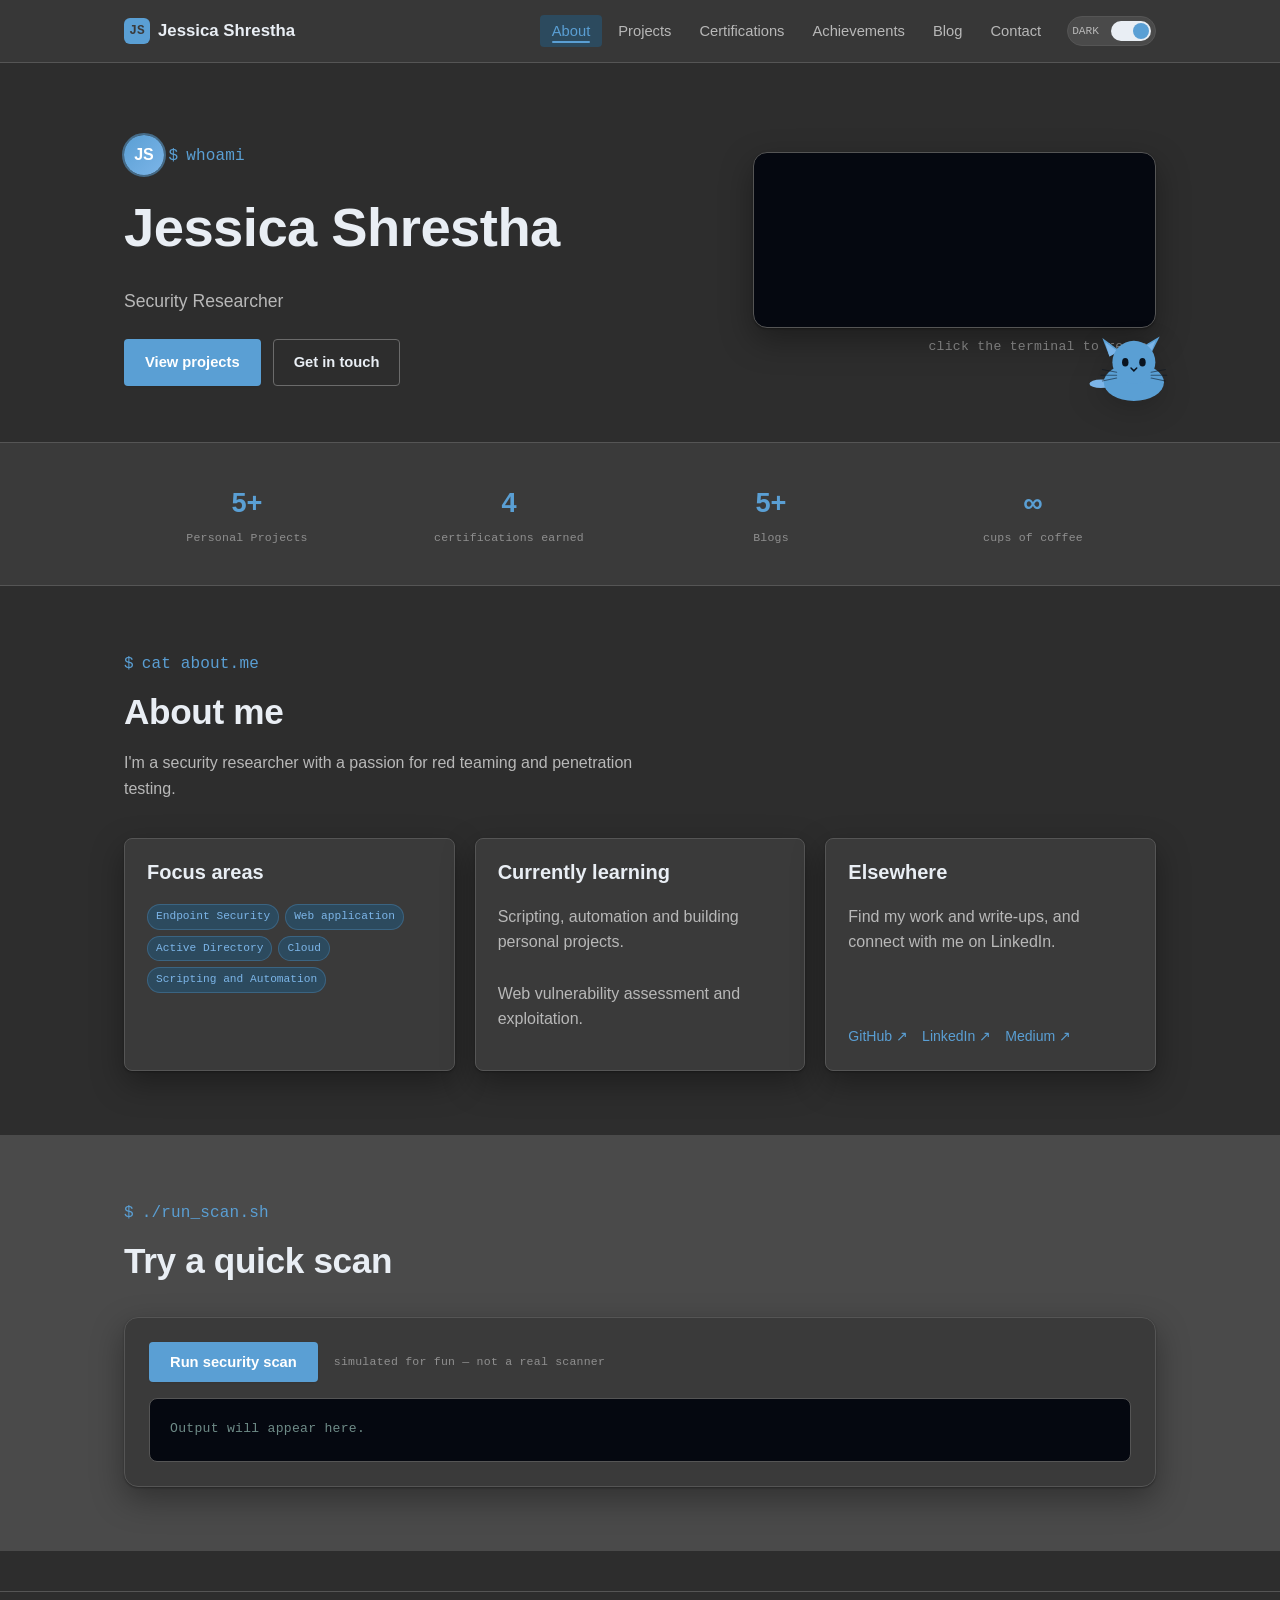
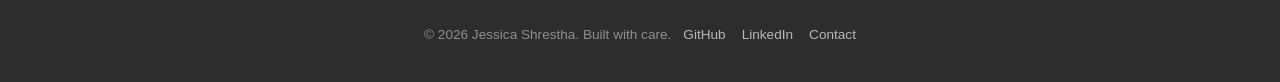
<file: index.html>
<!DOCTYPE html>
<html lang="en" data-theme="dark">
<head>
<meta charset="UTF-8">
<meta name="viewport" content="width=device-width, initial-scale=1.0">
<title>Jessica Shrestha</title>
<meta name="description" content="Portfolio of Jessica Shrestha, a cybersecurity student — about, projects, certifications, achievements, and blog.">

<!-- Security headers enforceable via meta (see README for the rest, which need to be set at your host) -->
<meta http-equiv="Content-Security-Policy" content="default-src 'self'; script-src 'self'; style-src 'self' https://fonts.googleapis.com; font-src https://fonts.gstatic.com; img-src 'self' data:; connect-src 'self'; object-src 'none'; base-uri 'self'; frame-ancestors 'none'; form-action 'self'">
<meta name="referrer" content="strict-origin-when-cross-origin">
<meta name="robots" content="index, follow">

<link rel="preconnect" href="https://fonts.googleapis.com">
<link rel="preconnect" href="https://fonts.gstatic.com" crossorigin>
<link href="https://fonts.googleapis.com/css2?family=Poppins:wght@400;500;600;700&family=IBM+Plex+Mono:wght@400;500&display=swap" rel="stylesheet">

<link rel="stylesheet" href="css/tokens.css">
<link rel="stylesheet" href="css/style.css">
</head>
<body>

<nav class="nav">
  <div class="nav__inner">
    <a href="index.html" class="brand"><span class="brand__mark">JS</span> Jessica Shrestha</a>
    <div class="nav__right">
      <ul class="nav__links">
        <li><a href="index.html">About</a></li>
        <li><a href="projects.html">Projects</a></li>
        <li><a href="certifications.html">Certifications</a></li>
        <li><a href="achievements.html">Achievements</a></li>
        <li><a href="blogs.html">Blog</a></li>
        <li><a href="contact.html">Contact</a></li>
      </ul>
      <button class="theme-switch" aria-pressed="true" aria-label="Toggle dark mode">
        <span class="theme-switch__label">DARK</span>
        <span class="theme-switch__track"><span class="theme-switch__thumb"></span></span>
      </button>
      <button class="nav__toggle" aria-expanded="false" aria-label="Toggle navigation menu">☰</button>
    </div>
  </div>
</nav>

<header class="hero">
  <div class="container hero__grid">
    <div>
      <div class="avatar" aria-hidden="true">JS</div>
      <p class="eyebrow">whoami</p>
      <h1>Jessica Shrestha</h1>
      <p class="hero__tagline">Security Researcher</p>
      <div class="hero__actions">
        <a href="projects.html" class="btn btn--primary">View projects</a>
        <a href="contact.html" class="btn btn--ghost">Get in touch</a>
      </div>
    </div>
    <div class="hero__terminal-wrap">
      <div class="hero__terminal" id="hero-terminal" role="button" tabindex="0" aria-label="Replay terminal animation">
        <div class="hero__terminal-output" id="hero-terminal-output" aria-hidden="true"></div>
      </div>
      <p class="hero__terminal-hint mono" aria-hidden="true">click the terminal to replay</p>

      <button class="pet" id="pet-cat" type="button" aria-label="Say hi to Byte, the security cat">
        <svg viewBox="0 0 120 100" width="86" height="72" aria-hidden="true">
          <ellipse class="pet__tail" cx="18" cy="72" rx="16" ry="6" />
          <ellipse cx="64" cy="70" rx="42" ry="26" fill="var(--accent)" />
          <path d="M30 34 L20 8 L44 26 Z" fill="var(--accent)" />
          <path d="M86 34 L100 6 L70 24 Z" fill="var(--accent)" />
          <path d="M30 34 L24 14 L42 27 Z" fill="var(--accent-strong)" />
          <path d="M86 34 L94 12 L72 25 Z" fill="var(--accent-strong)" />
          <circle cx="64" cy="42" r="30" fill="var(--accent)" />
          <g class="pet__eyes">
            <ellipse cx="52" cy="42" rx="4.5" ry="6" fill="#0A1420" />
            <ellipse cx="76" cy="42" rx="4.5" ry="6" fill="#0A1420" />
          </g>
          <path d="M60 50 L64 54 L68 50" stroke="#0A1420" stroke-width="2" fill="none" stroke-linecap="round" />
          <path d="M40 56 L20 52 M40 60 L18 60 M40 64 L20 68" stroke="#0A1420" stroke-width="1.4" opacity="0.55" stroke-linecap="round" />
          <path d="M88 56 L108 52 M88 60 L110 60 M88 64 L108 68" stroke="#0A1420" stroke-width="1.4" opacity="0.55" stroke-linecap="round" />
        </svg>
        <span class="pet__bubble" id="pet-bubble"></span>
      </button>
    </div>
  </div>
</header>

<section class="stats">
  <div class="container stats__row">
    <div class="stats__item">
      <span class="stats__num">5+</span>
      <span class="stats__label mono">Personal Projects</span>
    </div>
    <div class="stats__item">
      <span class="stats__num">4</span>
      <span class="stats__label mono">certifications earned</span>
    </div>
    <div class="stats__item">
      <span class="stats__num">5+</span>
      <span class="stats__label mono">Blogs</span>
    </div>
    <div class="stats__item">
      <span class="stats__num">∞</span>
      <span class="stats__label mono">cups of coffee</span>
    </div>
  </div>
</section>

<section class="section">
  <div class="container">
    <p class="eyebrow">cat about.me</p>
    <div class="section__head">
      <h2>About me</h2>
      <p>I'm a security researcher with a passion for red teaming and penetration testing.</p>
    </div>
    <div class="grid">
      <div class="card">
        <h3>Focus areas</h3>
        <div class="tag-row">
          <span class="tag">Endpoint Security</span>
          <span class="tag">Web application</span>
          <span class="tag">Active Directory</span>
          <span class="tag">Cloud</span>
          <span class="tag">Scripting and Automation</span>
        </div>
      </div>
      <div class="card">
        <h3>Currently learning</h3>
        <p>Scripting, automation and building personal projects. </p>
        <p>Web vulnerability assessment and exploitation.</p>
      </div>
      <div class="card">
        <h3>Elsewhere</h3>
        <p>Find my work and write-ups, and connect with me on LinkedIn.</p>
        <div class="card__links">
          <a href="https://github.com/jesi964" target="_blank" rel="noopener noreferrer">GitHub ↗</a>
          <a href="https://www.linkedin.com/in/jessicashrestha/" target="_blank" rel="noopener noreferrer">LinkedIn ↗</a>
          <a href="https://medium.com/@jessistha2" target="_blank" rel="noopener noreferrer">Medium ↗</a>
        </div>
      </div>
    </div>
  </div>
</section>

<section class="section section--alt">
  <div class="container">
    <p class="eyebrow">./run_scan.sh</p>
    <div class="section__head">
      <h2>Try a quick scan</h2>
    </div>
    <div class="scan-widget">
      <div class="scan-widget__head">
        <button class="btn btn--primary" id="scan-btn" type="button">Run security scan</button>
        <span class="scan-widget__hint mono">simulated for fun — not a real scanner</span>
      </div>
      <div class="scan-widget__output mono" id="scan-output" aria-live="polite"></div>
    </div>
  </div>
</section>

<footer class="footer">
  <div class="container footer__inner">
    <div class="container footer__inner">
    <span>&copy; 2026 Jessica Shrestha. Built with care.</span>
    <div class="footer__links">
      <a href="https://github.com/jesi964" target="_blank" rel="noopener noreferrer">GitHub</a>
      <a href="https://www.linkedin.com/in/jessicashrestha/" target="_blank" rel="noopener noreferrer">LinkedIn</a>
      <a href="contact.html">Contact</a>
    </div>
  </div>
</footer>

<script src="js/theme.js"></script>
<script src="js/main.js"></script>
<script src="js/terminal.js"></script>
<script src="js/pet.js"></script>
<script src="js/scan.js"></script>
</body>
</html>
</file>
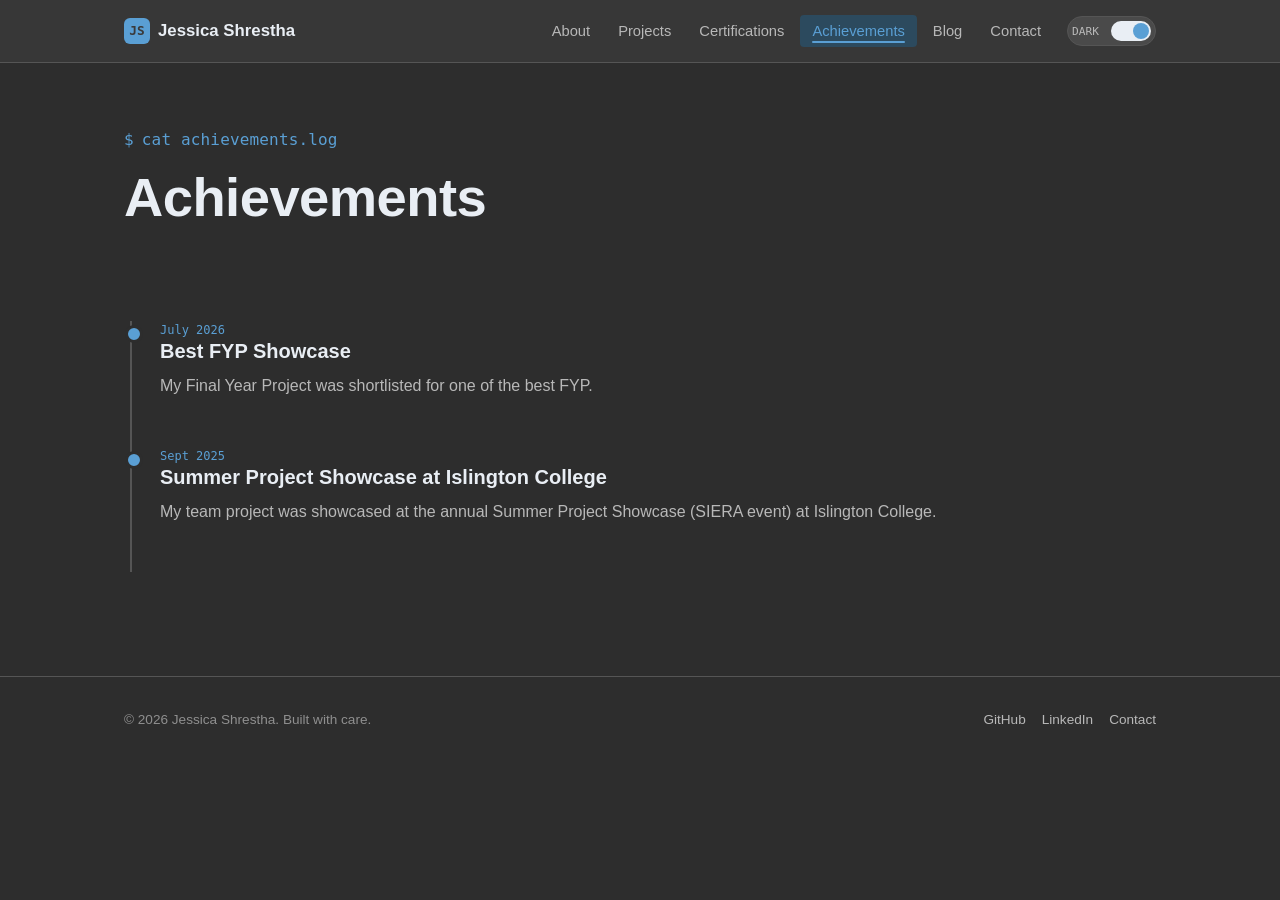
<file: achievements.html>
<!DOCTYPE html>
<html lang="en" data-theme="dark">
<head>
<meta charset="UTF-8">
<meta name="viewport" content="width=device-width, initial-scale=1.0">
<title>Achievements — Jessica Shrestha</title>
<meta name="description" content="Awards, competitions, and milestones — Jessica Shrestha.">
<meta http-equiv="Content-Security-Policy" content="default-src 'self'; script-src 'self'; style-src 'self' https://fonts.googleapis.com; font-src https://fonts.gstatic.com; img-src 'self' data:; connect-src 'self'; object-src 'none'; base-uri 'self'; frame-ancestors 'none'; form-action 'self'">
<meta name="referrer" content="strict-origin-when-cross-origin">
<meta name="robots" content="index, follow">
<link rel="preconnect" href="https://fonts.googleapis.com">
<link rel="preconnect" href="https://fonts.gstatic.com" crossorigin>
<link href="https://fonts.googleapis.com/css2?family=Poppins:wght@400;500;600;700&family=IBM+Plex+Mono:wght@400;500&display=swap" rel="stylesheet">
<link rel="stylesheet" href="css/tokens.css">
<link rel="stylesheet" href="css/style.css">
</head>
<body>

<nav class="nav">
  <div class="nav__inner">
    <a href="index.html" class="brand"><span class="brand__mark">JS</span> Jessica Shrestha</a>
    <div class="nav__right">
      <ul class="nav__links">
        <li><a href="index.html">About</a></li>
        <li><a href="projects.html">Projects</a></li>
        <li><a href="certifications.html">Certifications</a></li>
        <li><a href="achievements.html">Achievements</a></li>
        <li><a href="blogs.html">Blog</a></li>
        <li><a href="contact.html">Contact</a></li>
      </ul>
      <button class="theme-switch" aria-pressed="true" aria-label="Toggle dark mode">
        <span class="theme-switch__label">DARK</span>
        <span class="theme-switch__track"><span class="theme-switch__thumb"></span></span>
      </button>
      <button class="nav__toggle" aria-expanded="false" aria-label="Toggle navigation menu">☰</button>
    </div>
  </div>
</nav>

<header class="section section--tight">
  <div class="container">
    <p class="eyebrow">cat achievements.log</p>
    <h1>Achievements</h1>
    <p class="lede"> </p>
  </div>
</header>

<section class="section">
  <div class="container">
    <div class="timeline">

      <div class="timeline__item">
        <div class="timeline__date">July 2026</div>
        <h3>Best FYP Showcase</h3>
        <p>My Final Year Project was shortlisted for one of the best FYP.</p>
      </div>

      <div class="timeline__item">
        <div class="timeline__date">Sept 2025</div>
        <h3>Summer Project Showcase at Islington College</h3>
        <p>My team project was showcased at the annual Summer Project Showcase (SIERA event) at Islington College.</p>
      </div>

    

    </div>
  </div>
</section>

<footer class="footer">
  <div class="container footer__inner">
    <span>&copy; 2026 Jessica Shrestha. Built with care.</span>
    <div class="footer__links">
      <a href="https://github.com/jesi964" target="_blank" rel="noopener noreferrer">GitHub</a>
      <a href="https://www.linkedin.com/in/jessicashrestha/" target="_blank" rel="noopener noreferrer">LinkedIn</a>
      <a href="contact.html">Contact</a>
    </div>
  </div>
</footer>

<script src="js/theme.js"></script>
<script src="js/main.js"></script>
</body>
</html>
</file>
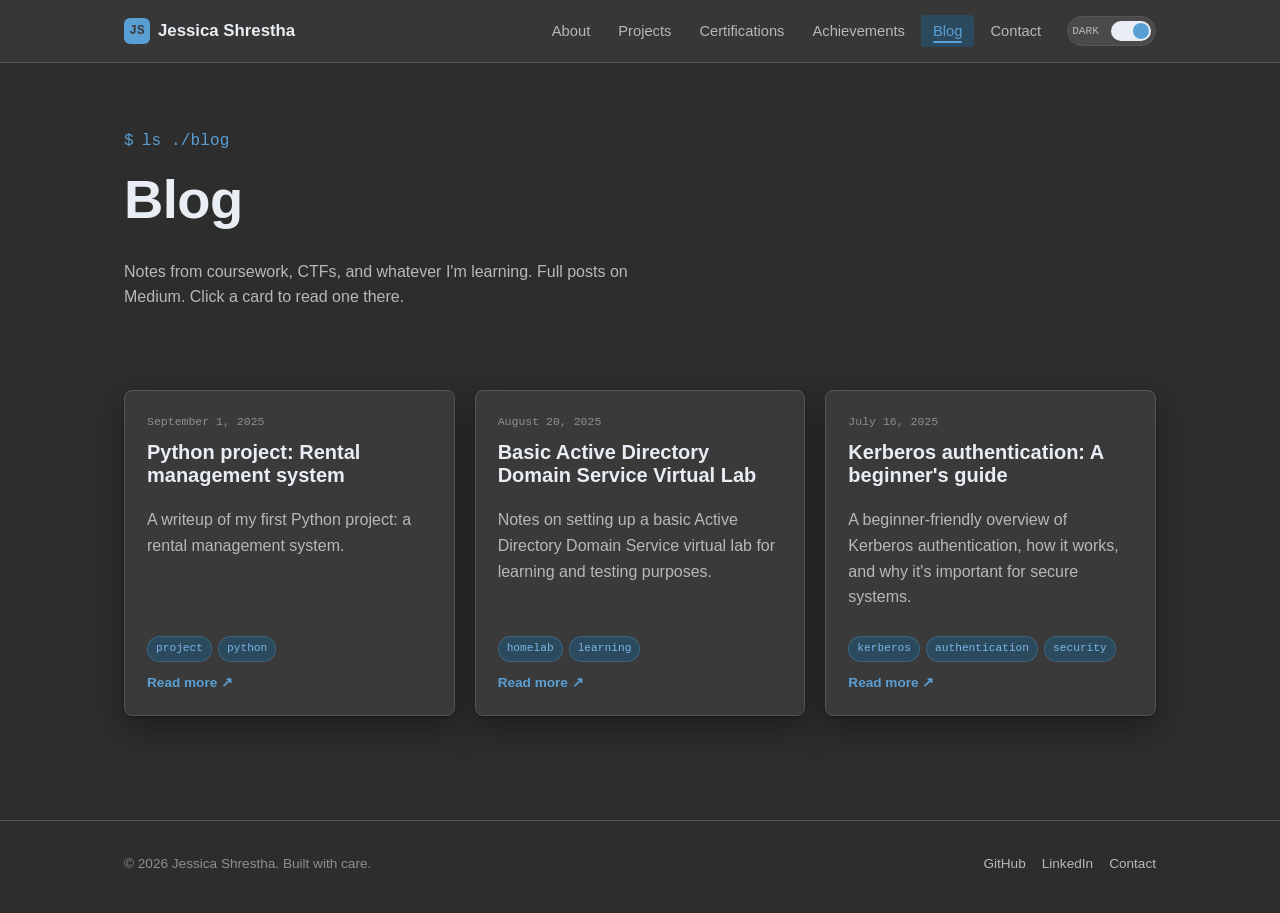
<file: blogs.html>
<!DOCTYPE html>
<html lang="en" data-theme="dark">
<head>
<meta charset="UTF-8">
<meta name="viewport" content="width=device-width, initial-scale=1.0">
<title>Blog — Jessica Shrestha</title>
<meta name="description" content="Notes on cybersecurity, CTFs, and things Jessica Shrestha is learning.">
<meta http-equiv="Content-Security-Policy" content="default-src 'self'; script-src 'self'; style-src 'self' https://fonts.googleapis.com; font-src https://fonts.gstatic.com; img-src 'self' data:; connect-src 'self'; object-src 'none'; base-uri 'self'; frame-ancestors 'none'; form-action 'self'">
<meta name="referrer" content="strict-origin-when-cross-origin">
<meta name="robots" content="index, follow">
<link rel="preconnect" href="https://fonts.googleapis.com">
<link rel="preconnect" href="https://fonts.gstatic.com" crossorigin>
<link href="https://fonts.googleapis.com/css2?family=Poppins:wght@400;500;600;700&family=IBM+Plex+Mono:wght@400;500&display=swap" rel="stylesheet">
<link rel="stylesheet" href="css/tokens.css">
<link rel="stylesheet" href="css/style.css">
</head>
<body>

<nav class="nav">
  <div class="nav__inner">
    <a href="index.html" class="brand"><span class="brand__mark">JS</span> Jessica Shrestha</a>
    <div class="nav__right">
      <ul class="nav__links">
        <li><a href="index.html">About</a></li>
        <li><a href="projects.html">Projects</a></li>
        <li><a href="certifications.html">Certifications</a></li>
        <li><a href="achievements.html">Achievements</a></li>
        <li><a href="blogs.html">Blog</a></li>
        <li><a href="contact.html">Contact</a></li>
      </ul>
      <button class="theme-switch" aria-pressed="true" aria-label="Toggle dark mode">
        <span class="theme-switch__label">DARK</span>
        <span class="theme-switch__track"><span class="theme-switch__thumb"></span></span>
      </button>
      <button class="nav__toggle" aria-expanded="false" aria-label="Toggle navigation menu">☰</button>
    </div>
  </div>
</nav>

<header class="section section--tight">
  <div class="container">
    <p class="eyebrow">ls ./blog</p>
    <h1>Blog</h1>
    <p class="lede">Notes from coursework, CTFs, and whatever I'm learning. Full posts on Medium. Click a card to read one there.</p>
  </div>
</header>

<section class="section">
  <div class="container">
    <div class="grid" id="blog-list"><!-- posts injected by js/blog.js --></div>
  </div>
</section>

<footer class="footer">
  <div class="container footer__inner">
    <span>&copy; 2026 Jessica Shrestha. Built with care.</span>
    <div class="footer__links">
      <a href="https://github.com/jesi964" target="_blank" rel="noopener noreferrer">GitHub</a>
      <a href="https://www.linkedin.com/in/jessicashrestha/" target="_blank" rel="noopener noreferrer">LinkedIn</a>
      <a href="contact.html">Contact</a>
    </div>
  </div>
</footer>

<script src="js/theme.js"></script>
<script src="js/main.js"></script>
<script src="js/blog-data.js"></script>
<script src="js/blog.js"></script>
</body>
</html>
</file>
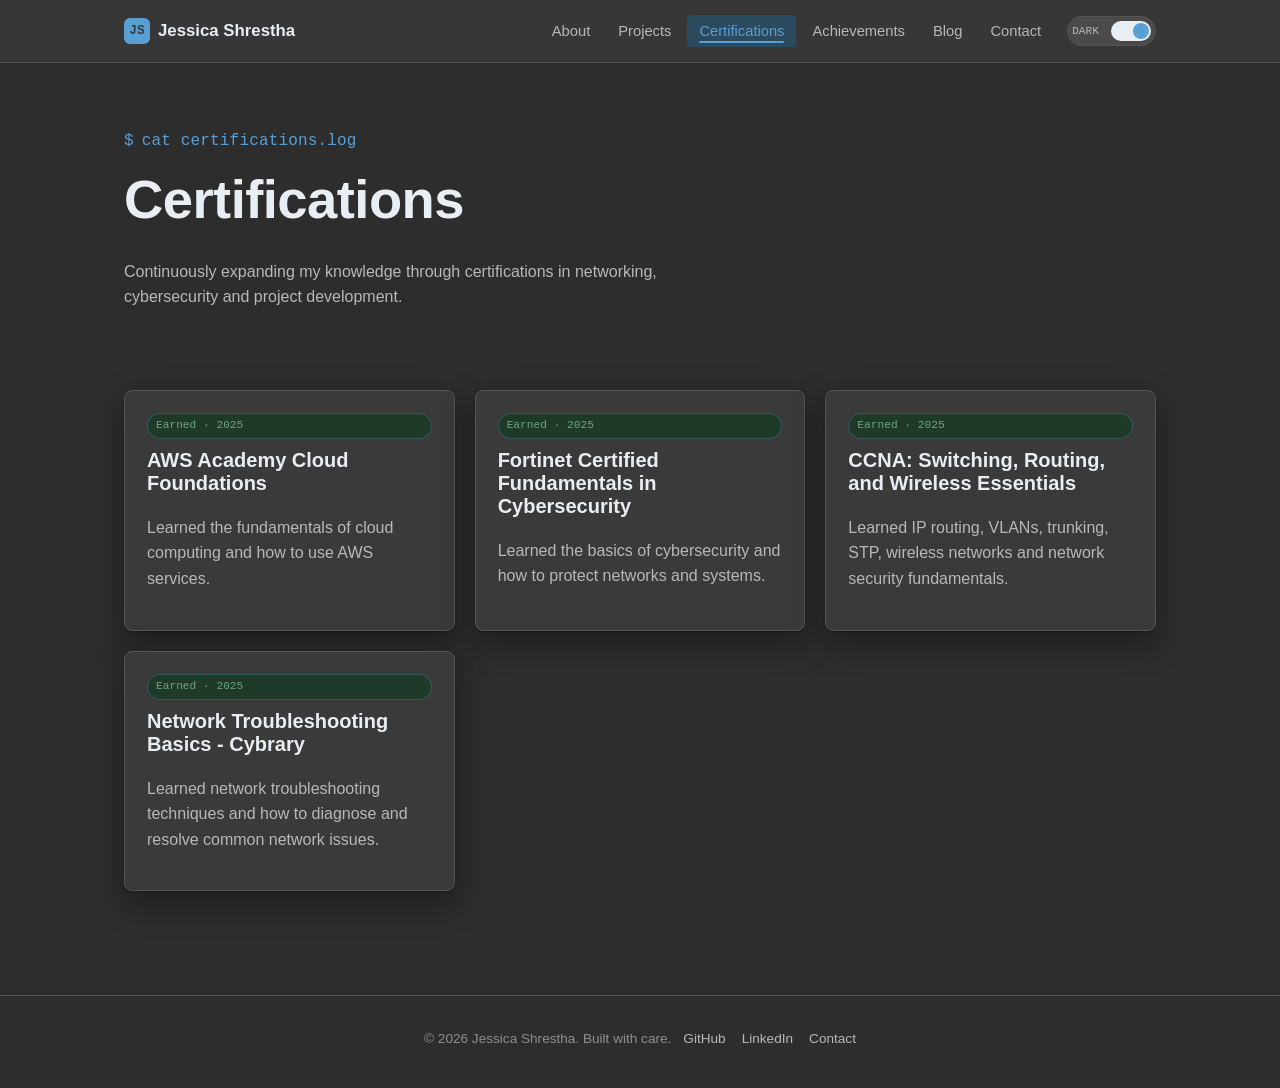
<file: certifications.html>
<!DOCTYPE html>
<html lang="en" data-theme="dark">
<head>
<meta charset="UTF-8">
<meta name="viewport" content="width=device-width, initial-scale=1.0">
<title>Certifications — Jessica Shrestha</title>
<meta name="description" content="Cybersecurity certifications earned by Jessica Shrestha.">
<meta http-equiv="Content-Security-Policy" content="default-src 'self'; script-src 'self'; style-src 'self' https://fonts.googleapis.com; font-src https://fonts.gstatic.com; img-src 'self' data:; connect-src 'self'; object-src 'none'; base-uri 'self'; frame-ancestors 'none'; form-action 'self'">
<meta name="referrer" content="strict-origin-when-cross-origin">
<meta name="robots" content="index, follow">
<link rel="preconnect" href="https://fonts.googleapis.com">
<link rel="preconnect" href="https://fonts.gstatic.com" crossorigin>
<link href="https://fonts.googleapis.com/css2?family=Poppins:wght@400;500;600;700&family=IBM+Plex+Mono:wght@400;500&display=swap" rel="stylesheet">
<link rel="stylesheet" href="css/tokens.css">
<link rel="stylesheet" href="css/style.css">
</head>
<body>

<nav class="nav">
  <div class="nav__inner">
    <a href="index.html" class="brand"><span class="brand__mark">JS</span> Jessica Shrestha</a>
    <div class="nav__right">
      <ul class="nav__links">
        <li><a href="index.html">About</a></li>
        <li><a href="projects.html">Projects</a></li>
        <li><a href="certifications.html">Certifications</a></li>
        <li><a href="achievements.html">Achievements</a></li>
        <li><a href="blogs.html">Blog</a></li>
        <li><a href="contact.html">Contact</a></li>
      </ul>
      <button class="theme-switch" aria-pressed="true" aria-label="Toggle dark mode">
        <span class="theme-switch__label">DARK</span>
        <span class="theme-switch__track"><span class="theme-switch__thumb"></span></span>
      </button>
      <button class="nav__toggle" aria-expanded="false" aria-label="Toggle navigation menu">☰</button>
    </div>
  </div>
</nav>

<header class="section section--tight">
  <div class="container">
    <p class="eyebrow">cat certifications.log</p>
    <h1>Certifications</h1>
    <p class="lede">Continuously expanding my knowledge through certifications in networking, cybersecurity and project development.</p>
  </div>
</header>

<section class="section">
  <div class="container">
    <div class="grid">

      <article class="card">
        <span class="tag tag--ok">Earned · 2025</span>
        <h3>AWS Academy Cloud Foundations</h3>
        <p>Learned the fundamentals of cloud computing and how to use AWS services.</p>
      </article>

      <article class="card">
        <span class="tag tag--ok">Earned · 2025</span>
        <h3>Fortinet Certified Fundamentals in Cybersecurity</h3>
        <p>Learned the basics of cybersecurity and how to protect networks and systems.</p>
      </article>

      <article class="card">
        <span class="tag tag--ok">Earned · 2025</span>
        <h3>CCNA: Switching, Routing, and Wireless Essentials</h3>
        <p>Learned IP routing, VLANs, trunking, STP, wireless networks and network security fundamentals.</p>
      </article>
      <article class="card">
        <span class="tag tag--ok">Earned · 2025</span>
        <h3>Network Troubleshooting Basics - Cybrary</h3>
        <p>Learned network troubleshooting techniques and how to diagnose and resolve common network issues.</p>
      </article>
    </div>
  </div>
</section>

<footer class="footer">
  <div class="container footer__inner">
   <div class="container footer__inner">
    <span>&copy; 2026 Jessica Shrestha. Built with care.</span>
    <div class="footer__links">
      <a href="https://github.com/jesi964" target="_blank" rel="noopener noreferrer">GitHub</a>
      <a href="https://www.linkedin.com/in/jessicashrestha/" target="_blank" rel="noopener noreferrer">LinkedIn</a>
      <a href="contact.html">Contact</a>
    </div>
  </div>
</footer>

<script src="js/theme.js"></script>
<script src="js/main.js"></script>
</body>
</html>
</file>
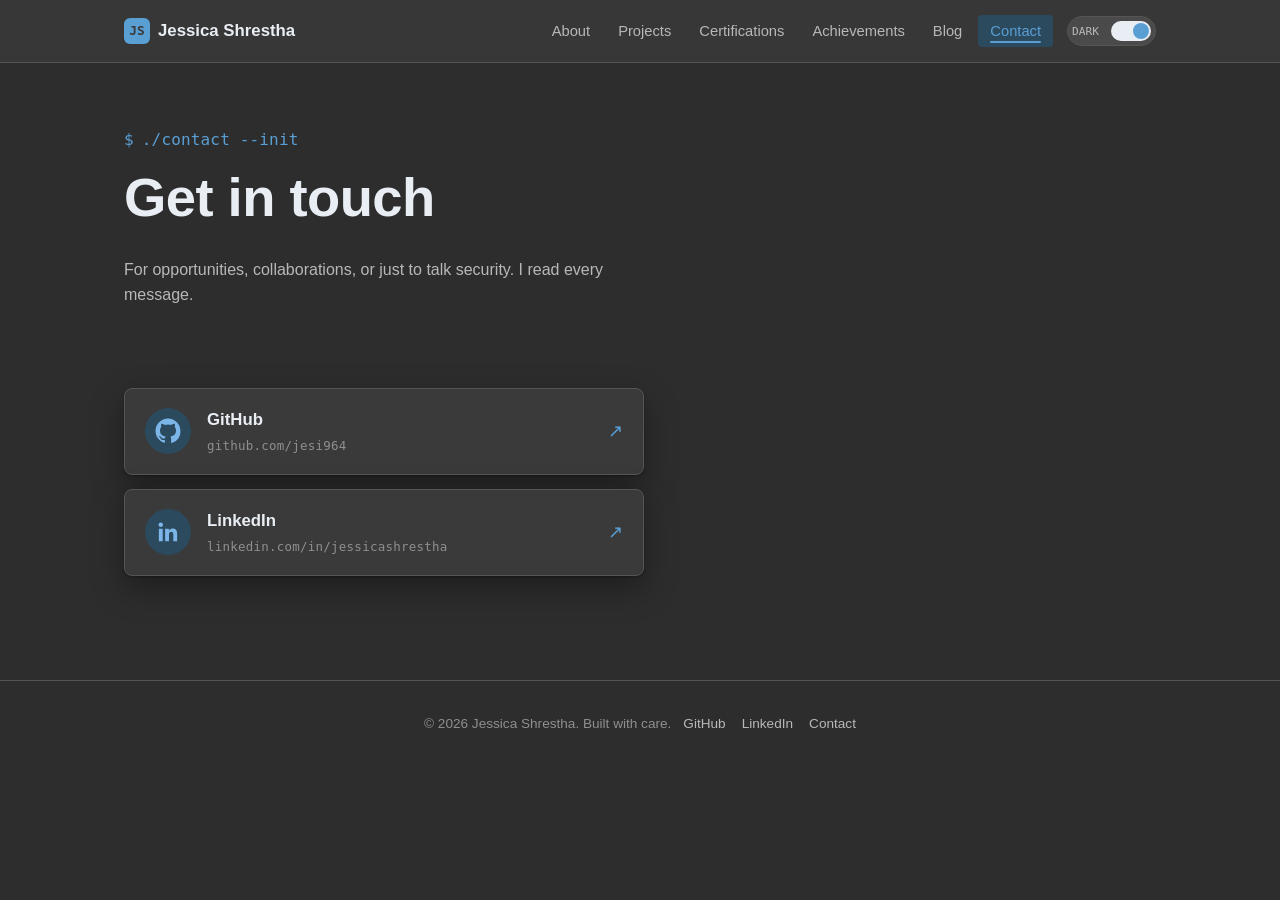
<file: contact.html>
<!DOCTYPE html>
<html lang="en" data-theme="dark">
<head>
<meta charset="UTF-8">
<meta name="viewport" content="width=device-width, initial-scale=1.0">
<title>Contact — Jessica Shrestha</title>
<meta name="description" content="Get in touch with Jessica Shrestha.">
<meta http-equiv="Content-Security-Policy" content="default-src 'self'; script-src 'self'; style-src 'self' https://fonts.googleapis.com; font-src https://fonts.gstatic.com; img-src 'self' data:; connect-src 'self'; object-src 'none'; base-uri 'self'; frame-ancestors 'none'; form-action 'self'">
<meta name="referrer" content="strict-origin-when-cross-origin">
<meta name="robots" content="index, follow">
<link rel="preconnect" href="https://fonts.googleapis.com">
<link rel="preconnect" href="https://fonts.gstatic.com" crossorigin>
<link href="https://fonts.googleapis.com/css2?family=Poppins:wght@400;500;600;700&family=IBM+Plex+Mono:wght@400;500&display=swap" rel="stylesheet">
<link rel="stylesheet" href="css/tokens.css">
<link rel="stylesheet" href="css/style.css">
</head>
<body>

<nav class="nav">
  <div class="nav__inner">
    <a href="index.html" class="brand"><span class="brand__mark">JS</span> Jessica Shrestha</a>
    <div class="nav__right">
      <ul class="nav__links">
        <li><a href="index.html">About</a></li>
        <li><a href="projects.html">Projects</a></li>
        <li><a href="certifications.html">Certifications</a></li>
        <li><a href="achievements.html">Achievements</a></li>
        <li><a href="blogs.html">Blog</a></li>
        <li><a href="contact.html">Contact</a></li>
      </ul>
      <button class="theme-switch" aria-pressed="true" aria-label="Toggle dark mode">
        <span class="theme-switch__label">DARK</span>
        <span class="theme-switch__track"><span class="theme-switch__thumb"></span></span>
      </button>
      <button class="nav__toggle" aria-expanded="false" aria-label="Toggle navigation menu">☰</button>
    </div>
  </div>
</nav>

<header class="section section--tight">
  <div class="container">
    <p class="eyebrow">./contact --init</p>
    <h1>Get in touch</h1>
    <p class="lede">For opportunities, collaborations, or just to talk security. I read every message.</p>
  </div>
</header>

<section class="section">
  <div class="container">
    <div class="contact-links">
      <a class="contact-link" href="https://github.com/jesi964" target="_blank" rel="noopener noreferrer">
        <span class="contact-link__icon" aria-hidden="true">
          <svg viewBox="0 0 24 24" width="26" height="26" fill="currentColor"><path d="M12 .5C5.65.5.5 5.65.5 12c0 5.09 3.29 9.4 7.86 10.93.57.1.78-.25.78-.55 0-.27-.01-1.17-.02-2.12-3.2.7-3.88-1.36-3.88-1.36-.52-1.34-1.28-1.69-1.28-1.69-1.04-.72.08-.7.08-.7 1.15.08 1.76 1.19 1.76 1.19 1.03 1.76 2.69 1.25 3.34.96.1-.75.4-1.25.73-1.54-2.55-.29-5.24-1.28-5.24-5.7 0-1.26.45-2.29 1.19-3.09-.12-.29-.52-1.47.11-3.06 0 0 .97-.31 3.18 1.18a11 11 0 0 1 5.8 0c2.2-1.49 3.17-1.18 3.17-1.18.64 1.59.24 2.77.12 3.06.74.8 1.18 1.83 1.18 3.09 0 4.43-2.7 5.4-5.27 5.69.42.36.78 1.07.78 2.15 0 1.56-.01 2.81-.01 3.19 0 .3.2.66.79.55A10.52 10.52 0 0 0 23.5 12C23.5 5.65 18.35.5 12 .5Z"/></svg>
        </span>
        <span class="contact-link__body">
          <span class="contact-link__label">GitHub</span>
          <span class="contact-link__handle mono">github.com/jesi964</span>
        </span>
        <span class="contact-link__arrow" aria-hidden="true">↗</span>
      </a>

      <a class="contact-link" href="https://www.linkedin.com/in/jessicashrestha/" target="_blank" rel="noopener noreferrer">
        <span class="contact-link__icon" aria-hidden="true">
          <svg viewBox="0 0 24 24" width="26" height="26" fill="currentColor"><path d="M20.45 20.45h-3.55v-5.57c0-1.33-.02-3.04-1.85-3.04-1.86 0-2.15 1.45-2.15 2.94v5.67H9.35V9h3.41v1.56h.05c.47-.9 1.63-1.85 3.36-1.85 3.6 0 4.27 2.37 4.27 5.45v6.29ZM5.34 7.43a2.06 2.06 0 1 1 0-4.12 2.06 2.06 0 0 1 0 4.12ZM7.12 20.45H3.56V9h3.56v11.45Z"/></svg>
        </span>
        <span class="contact-link__body">
          <span class="contact-link__label">LinkedIn</span>
          <span class="contact-link__handle mono">linkedin.com/in/jessicashrestha</span>
        </span>
        <span class="contact-link__arrow" aria-hidden="true">↗</span>
      </a>
    </div>
  </div>
</section>

<footer class="footer">
  <div class="container footer__inner">
    <div class="container footer__inner">
    <span>&copy; 2026 Jessica Shrestha. Built with care.</span>
    <div class="footer__links">
      <a href="https://github.com/jesi964" target="_blank" rel="noopener noreferrer">GitHub</a>
      <a href="https://www.linkedin.com/in/jessicashrestha/" target="_blank" rel="noopener noreferrer">LinkedIn</a>
      <a href="contact.html">Contact</a>
    </div>
  </div>
</footer>

<script src="js/theme.js"></script>
<script src="js/main.js"></script>
</body>
</html>
</file>
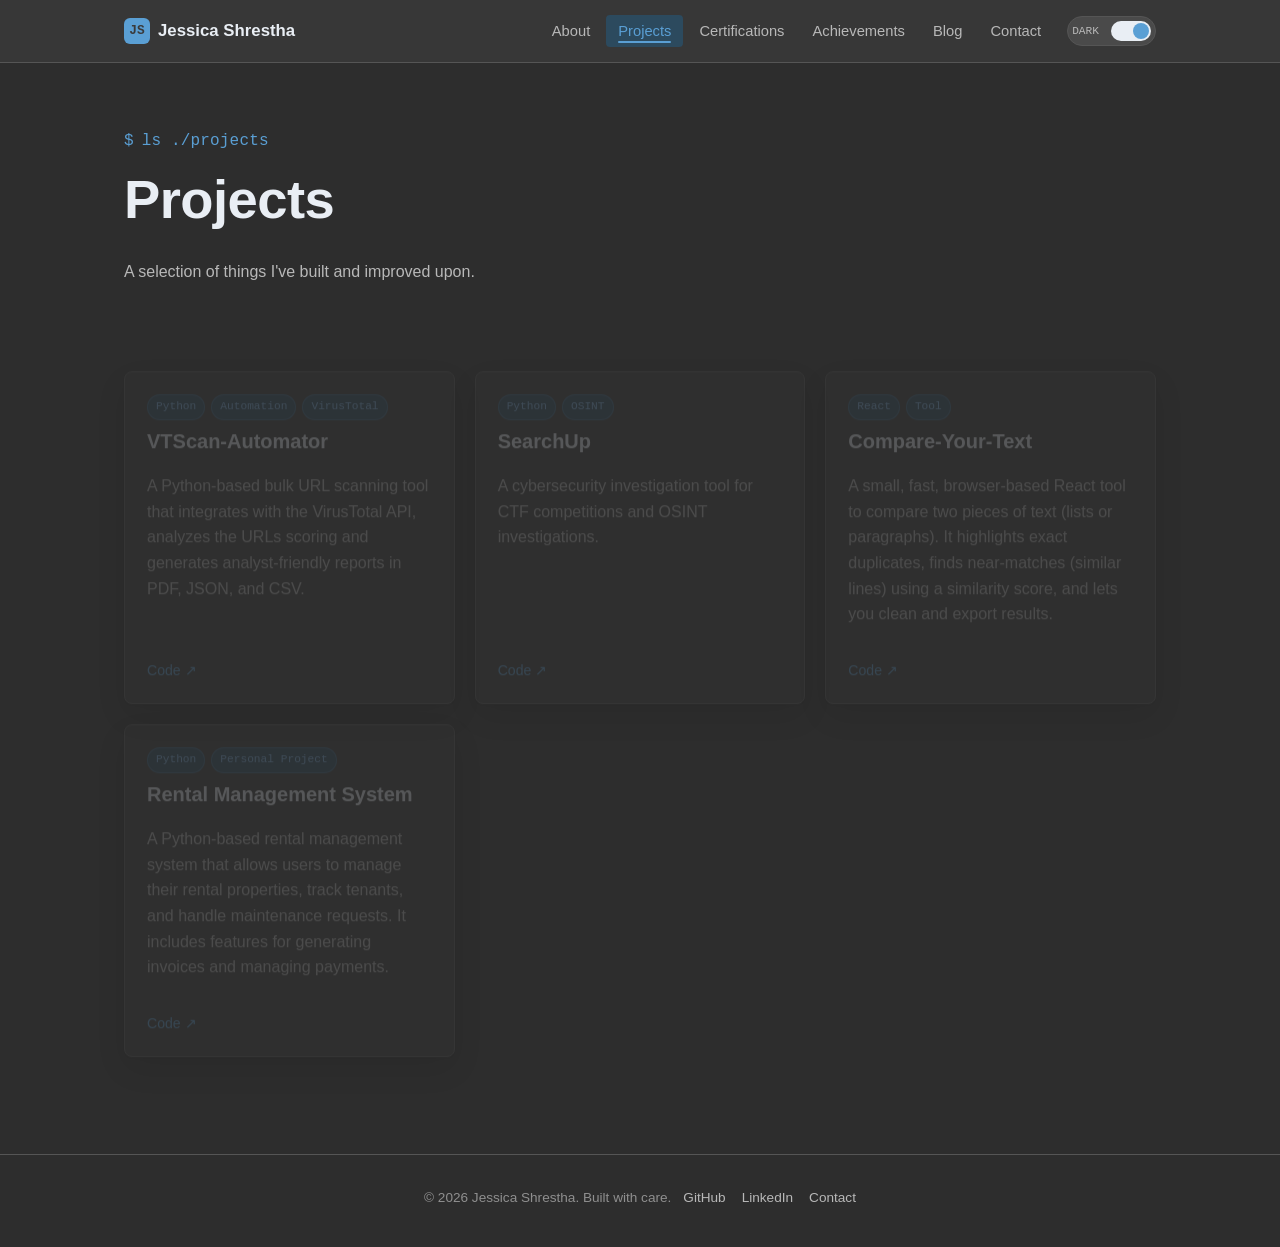
<file: projects.html>
<!DOCTYPE html>
<html lang="en" data-theme="dark">
<head>
<meta charset="UTF-8">
<meta name="viewport" content="width=device-width, initial-scale=1.0">
<title>Projects — Jessica Shrestha</title>
<meta name="description" content="Security and software projects by Jessica Shrestha.">
<meta http-equiv="Content-Security-Policy" content="default-src 'self'; script-src 'self'; style-src 'self' https://fonts.googleapis.com; font-src https://fonts.gstatic.com; img-src 'self' data:; connect-src 'self'; object-src 'none'; base-uri 'self'; frame-ancestors 'none'; form-action 'self'">
<meta name="referrer" content="strict-origin-when-cross-origin">
<meta name="robots" content="index, follow">
<link rel="preconnect" href="https://fonts.googleapis.com">
<link rel="preconnect" href="https://fonts.gstatic.com" crossorigin>
<link href="https://fonts.googleapis.com/css2?family=Poppins:wght@400;500;600;700&family=IBM+Plex+Mono:wght@400;500&display=swap" rel="stylesheet">
<link rel="stylesheet" href="css/tokens.css">
<link rel="stylesheet" href="css/style.css">
</head>
<body>

<nav class="nav">
  <div class="nav__inner">
    <a href="index.html" class="brand"><span class="brand__mark">JS</span> Jessica Shrestha</a>
    <div class="nav__right">
      <ul class="nav__links">
        <li><a href="index.html">About</a></li>
        <li><a href="projects.html">Projects</a></li>
        <li><a href="certifications.html">Certifications</a></li>
        <li><a href="achievements.html">Achievements</a></li>
        <li><a href="blogs.html">Blog</a></li>
        <li><a href="contact.html">Contact</a></li>
      </ul>
      <button class="theme-switch" aria-pressed="true" aria-label="Toggle dark mode">
        <span class="theme-switch__label">DARK</span>
        <span class="theme-switch__track"><span class="theme-switch__thumb"></span></span>
      </button>
      <button class="nav__toggle" aria-expanded="false" aria-label="Toggle navigation menu">☰</button>
    </div>
  </div>
</nav>

<header class="section section--tight">
  <div class="container">
    <p class="eyebrow">ls ./projects</p>
    <h1>Projects</h1>
    <p class="lede">A selection of things I've built and improved upon.</p>
  </div>
</header>

<section class="section">
  <div class="container">
    <div class="grid">
<article class="card">
        <div class="tag-row">
          <span class="tag">Python</span>
          <span class="tag">Automation</span>
          <span class="tag">VirusTotal</span>
        </div>
        <h3>VTScan-Automator</h3>
        <p>A Python-based bulk URL scanning tool that integrates with the VirusTotal API, analyzes the URLs scoring and generates analyst-friendly reports in PDF, JSON, and CSV.</p>
        <div class="card__links">
          <a href="https://github.com/jesi964/VTScan-Automator" target="_blank" rel="noopener noreferrer">Code ↗</a>
        </div>
      </article>

      <article class="card">
        <div class="tag-row">
          <span class="tag">Python</span>
          <span class="tag">OSINT</span>
        </div>
        <h3>SearchUp</h3>
        <p>A cybersecurity investigation tool for CTF competitions and OSINT investigations.</p>
        <div class="card__links">
          <a href="https://github.com/jesi964/SearchUp" target="_blank" rel="noopener noreferrer">Code ↗</a>
        </div>
      </article>

      <article class="card">
        <div class="tag-row">
          <span class="tag">React</span>
          <span class="tag">Tool</span>
        </div>
        <h3>Compare-Your-Text</h3>
        <p>A small, fast, browser-based React tool to compare two pieces of text (lists or paragraphs). It highlights exact duplicates, finds near-matches (similar lines) using a similarity score, and lets you clean and export results.</p>
        <div class="card__links">
          <a href="https://github.com/jesi964/Compare-Your-Text" target="_blank" rel="noopener noreferrer">Code ↗</a>
        </div>
      </article>

      <article class="card">
        <div class="tag-row">
          <span class="tag">Python</span>
          <span class="tag">Personal Project</span>
        </div>
        <h3>Rental Management System</h3>
        <p>A Python-based rental management system that allows users to manage their rental properties, track tenants, and handle maintenance requests. It includes features for generating invoices and managing payments.</p>
        <div class="card__links">
          <a href="https://github.com/jesi964/Rental-management-system-using-python" target="_blank" rel="noopener noreferrer">Code ↗</a>
        </div>
      </article>

    </div>
  </div>
</section>

<footer class="footer">
  <div class="container footer__inner">
    <div class="container footer__inner">
    <span>&copy; 2026 Jessica Shrestha. Built with care.</span>
    <div class="footer__links">
      <a href="https://github.com/jesi964" target="_blank" rel="noopener noreferrer">GitHub</a>
      <a href="https://www.linkedin.com/in/jessicashrestha/" target="_blank" rel="noopener noreferrer">LinkedIn</a>
      <a href="contact.html">Contact</a>
    </div>
  </div>
</footer>

<script src="js/theme.js"></script>
<script src="js/main.js"></script>
</body>
</html>
</file>
<file: css/tokens.css>
/* ============================================
   DESIGN TOKENS — Jessica Shrestha Portfolio
   Theme: "Secure by design" — SOC dashboard meets
   clean editorial. Light default, dark optional.
   ============================================ */

:root {
  /* -- Light mode (default) -- */
  --bg: #F5F8F9;
  --surface: #FFFFFF;
  --surface-alt: #ECF1F3;
  --ink: #101820;
  --ink-soft: #4A5560;
  --ink-faint: #7C8892;
  --accent: #0F7173;
  --accent-strong: #0A5254;
  --accent-soft: #DCEEEE;
  --warn: #B4790A;
  --warn-soft: #FBF0DA;
  --ok: #26773B;
  --ok-soft: #E1F2E4;
  --danger: #B3261E;
  --danger-soft: #FBE4E2;
  --border: #DCE3E6;
  --border-strong: #C2CCD1;
  --shadow: 0 1px 2px rgba(16, 24, 32, 0.04), 0 8px 24px rgba(16, 24, 32, 0.06);
  --radius-sm: 4px;
  --radius-md: 8px;
  --radius-lg: 14px;

  --font-display: 'Poppins', 'Segoe UI', sans-serif;
  --font-body: 'Poppins', 'Segoe UI', sans-serif;
  --font-mono: 'IBM Plex Mono', 'Consolas', monospace;

  color-scheme: light;
}

html[data-theme="dark"] {
  --bg: #2D2D2D;
  --surface: #3A3A3A;
  --surface-alt: #4A4A4A;
  --ink: #E9EEF4;
  --ink-soft: #B8B8B8;
  --ink-faint: #8F8F8F;
  --accent: #5A9FD4;
  --accent-strong: #7CB5E8;
  --accent-soft: #2C4A5E;
  --warn: #E8B854;
  --warn-soft: #3D3020;
  --ok: #6BA583;
  --ok-soft: #1F3A28;
  --danger: #D97373;
  --danger-soft: #452424;
  --border: #555555;
  --border-strong: #6B6B6B;
  --shadow: 0 1px 2px rgba(0, 0, 0, 0.3), 0 12px 32px rgba(0, 0, 0, 0.35);

  color-scheme: dark;
}

* { box-sizing: border-box; }

html { scroll-behavior: smooth; }

@media (prefers-reduced-motion: reduce) {
  html { scroll-behavior: auto; }
  *, *::before, *::after {
    animation-duration: 0.001ms !important;
    animation-iteration-count: 1 !important;
    transition-duration: 0.001ms !important;
  }
}
</file>
<file: css/style.css>
/* ============================================
   BASE
   ============================================ */
body {
  margin: 0;
  background: var(--bg);
  color: var(--ink);
  font-family: var(--font-body);
  font-size: 16px;
  line-height: 1.6;
  transition: background 0.25s ease, color 0.25s ease;
}

img { max-width: 100%; display: block; }

a { color: var(--accent); text-decoration: none; }
a:hover { text-decoration: underline; }

h1, h2, h3, h4 {
  font-family: var(--font-display);
  color: var(--ink);
  line-height: 1.15;
  margin: 0 0 0.5em;
}

h1 { font-size: clamp(2.2rem, 5vw, 3.4rem); letter-spacing: -0.01em; }
h2 { font-size: clamp(1.6rem, 3vw, 2.2rem); letter-spacing: -0.01em; }
h3 { font-size: 1.25rem; }

p { color: var(--ink-soft); margin: 0 0 1em; }

.mono {
  font-family: var(--font-mono);
  font-size: 0.82rem;
  letter-spacing: 0.02em;
}

.eyebrow {
  font-family: var(--font-mono);
  font-size: 1rem;
  color: var(--accent);
  text-transform: none;
  letter-spacing: 0.01em;
  display: inline-flex;
  align-items: center;
  gap: 0.5em;
  margin-bottom: 0.9em;
}
.eyebrow::before { content: "$";  }

.container {
  max-width: 1080px;
  margin: 0 auto;
  padding: 0 24px;
}

/* Visible keyboard focus everywhere */
a:focus-visible, button:focus-visible, input:focus-visible,
textarea:focus-visible, [tabindex]:focus-visible {
  outline: 2px solid var(--accent);
  outline-offset: 3px;
  border-radius: 3px;
}

/* ============================================
   NAV
   ============================================ */
.nav {
  position: sticky;
  top: 0;
  z-index: 40;
  background: color-mix(in srgb, var(--surface) 88%, transparent);
  backdrop-filter: blur(10px);
  border-bottom: 1px solid var(--border);
}

.nav__inner {
  max-width: 1080px;
  margin: 0 auto;
  padding: 16px 24px;
  display: flex;
  align-items: center;
  justify-content: space-between;
  gap: 16px;
}

.brand {
  font-family: var(--font-display);
  font-weight: 600;
  font-size: 1.05rem;
  color: var(--ink);
  display: inline-flex;
  align-items: center;
  gap: 8px;
}
.brand:hover { text-decoration: none; }
.brand__mark {
  width: 26px; height: 26px;
  border-radius: 6px;
  background: var(--accent);
  color: var(--surface);
  display: inline-flex;
  align-items: center;
  justify-content: center;
  font-family: var(--font-mono);
  font-size: 0.8rem;
  font-weight: 700;
}

.nav__right {
  display: flex;
  align-items: center;
  gap: 14px;
}

.nav__links {
  display: flex;
  align-items: center;
  gap: 4px;
  list-style: none;
  margin: 0;
  padding: 0;
}

.nav__links a {
  color: var(--ink-soft);
  font-size: 0.92rem;
  font-weight: 500;
  padding: 8px 12px;
  border-radius: var(--radius-sm);
  position: relative;
  transition: color 0.15s ease;
}
.nav__links a::after {
  content: "";
  position: absolute;
  left: 12px; right: 12px; bottom: 4px;
  height: 2px;
  background: var(--accent);
  border-radius: 2px;
  transform: scaleX(0);
  transform-origin: left;
  transition: transform 0.22s cubic-bezier(.22,1,.36,1);
}
.nav__links a:hover { color: var(--ink); text-decoration: none; }
.nav__links a:hover::after { transform: scaleX(1); }
.nav__links a[aria-current="page"] {
  color: var(--accent);
  background: var(--accent-soft);
}
.nav__links a[aria-current="page"]::after { transform: scaleX(1); }

.nav__toggle {
  display: none;
  background: none;
  border: 1px solid var(--border-strong);
  border-radius: var(--radius-sm);
  padding: 8px 10px;
  cursor: pointer;
  color: var(--ink);
}

/* Theme switch — styled like a terminal power toggle */
.theme-switch {
  display: inline-flex;
  align-items: center;
  gap: 8px;
  background: var(--surface-alt);
  border: 1px solid var(--border);
  border-radius: 999px;
  padding: 4px;
  cursor: pointer;
  font-family: var(--font-mono);
  font-size: 0.7rem;
  transition: border-color 0.15s ease, transform 0.15s cubic-bezier(.34,1.56,.64,1);
}
.theme-switch:hover { border-color: var(--accent); }
.theme-switch:active { transform: scale(0.94); }
.theme-switch__track {
  width: 40px; height: 20px;
  border-radius: 999px;
  background: var(--ink);
  position: relative;
  transition: background 0.2s ease;
}
.theme-switch__thumb {
  position: absolute;
  top: 2px; left: 2px;
  width: 16px; height: 16px;
  border-radius: 50%;
  background: var(--accent);
  transition: transform 0.28s cubic-bezier(.34,1.56,.64,1);
}
html[data-theme="dark"] .theme-switch__thumb { transform: translateX(20px); }
.theme-switch__label { color: var(--ink-soft); padding-right: 4px; }

/* ============================================
   HERO
   ============================================ */
.hero {
  padding: 72px 0 56px;
  border-bottom: 1px solid var(--border);
}
.hero__grid {
  display: grid;
  grid-template-columns: 1.3fr 0.9fr;
  gap: 48px;
  align-items: center;
}
.hero__tagline { font-size: 1.1rem; max-width: 46ch; }
.hero__actions { display: flex; gap: 12px; margin-top: 24px; flex-wrap: wrap; }

.hero__terminal-wrap { position: relative; }

.hero__terminal {
  background: var(--ink);
  color: #C9E8E4;
  border-radius: var(--radius-lg);
  padding: 20px 22px;
  font-family: var(--font-mono);
  font-size: 0.82rem;
  box-shadow: var(--shadow);
  line-height: 1.7;
  min-height: 176px;
  cursor: pointer;
  transition: box-shadow 0.2s ease, transform 0.2s cubic-bezier(.22,1,.36,1);
}
.hero__terminal:hover { box-shadow: 0 16px 34px -14px color-mix(in srgb, var(--accent) 45%, transparent), var(--shadow); }
.hero__terminal:active { transform: scale(0.995); }
html[data-theme="dark"] .hero__terminal { background: #050810; border: 1px solid var(--border); }
.hero__terminal .dim { color: #6E8B87; }
.hero__terminal .accent { color: #35D6C0; }
.hero__terminal .caret {
  display: inline-block; width: 7px; height: 14px;
  background: #35D6C0; vertical-align: -2px;
  animation: blink 1.1s step-end infinite;
}
@keyframes blink { 50% { opacity: 0; } }

.hero__terminal-hint {
  text-align: right;
  color: var(--ink-faint);
  margin-top: 8px;
  opacity: 0.8;
}

/* ============================================
   PET MASCOT
   ============================================ */
.pet {
  position: absolute;
  right: -18px;
  bottom: -34px;
  background: none;
  border: none;
  padding: 0;
  cursor: pointer;
  line-height: 0;
  filter: drop-shadow(0 8px 14px rgba(0,0,0,0.18));
}
.pet svg { display: block; animation: pet-bob 3.2s ease-in-out infinite; }
.pet:hover svg { animation-duration: 1s; }

.pet__eyes ellipse { animation: pet-blink 4.5s ease-in-out infinite; transform-origin: center; }
.pet__tail {
  fill: var(--accent-strong);
  transform-origin: 18px 72px;
  animation: pet-tail 2.6s ease-in-out infinite;
}

@keyframes pet-bob {
  0%, 100% { transform: translateY(0); }
  50% { transform: translateY(-5px); }
}
@keyframes pet-blink {
  0%, 92%, 100% { transform: scaleY(1); }
  95% { transform: scaleY(0.1); }
}
@keyframes pet-tail {
  0%, 100% { transform: rotate(0deg); }
  50% { transform: rotate(-16deg); }
}

.pet--bounce svg { animation: pet-pounce 0.5s cubic-bezier(.34,1.56,.64,1); }
@keyframes pet-pounce {
  0% { transform: scale(1) translateY(0); }
  40% { transform: scale(0.92, 1.08) translateY(-10px); }
  100% { transform: scale(1) translateY(0); }
}

.pet__bubble {
  position: absolute;
  bottom: 100%;
  right: 0;
  margin-bottom: 10px;
  background: var(--surface);
  color: var(--ink);
  border: 1px solid var(--border);
  border-radius: var(--radius-md);
  padding: 8px 12px;
  font-family: var(--font-body);
  font-size: 0.78rem;
  font-weight: 500;
  white-space: nowrap;
  box-shadow: var(--shadow);
  opacity: 0;
  transform: translateY(6px) scale(0.95);
  transform-origin: bottom right;
  transition: opacity 0.18s ease, transform 0.18s cubic-bezier(.34,1.56,.64,1);
  pointer-events: none;
}
.pet__bubble.is-visible { opacity: 1; transform: translateY(0) scale(1); }
.pet__bubble::after {
  content: "";
  position: absolute;
  top: 100%; right: 18px;
  border: 6px solid transparent;
  border-top-color: var(--surface);
}

@media (max-width: 520px) {
  .pet { transform: scale(0.8); right: -10px; bottom: -22px; }
  .pet__bubble { white-space: normal; max-width: 160px; }
}

/* ============================================
   BUTTONS
   ============================================ */
.btn {
  display: inline-flex;
  align-items: center;
  gap: 8px;
  font-family: var(--font-body);
  font-weight: 600;
  font-size: 0.92rem;
  padding: 11px 20px;
  border-radius: var(--radius-sm);
  border: 1px solid transparent;
  cursor: pointer;
  position: relative;
  overflow: hidden;
  transition: transform 0.18s cubic-bezier(.34,1.56,.64,1), box-shadow 0.2s ease, background 0.15s ease, border-color 0.15s ease;
}
.btn:hover { text-decoration: none; transform: translateY(-2px); }
.btn:active { transform: translateY(0) scale(0.97); }

.btn--primary { background: var(--accent); color: #fff; box-shadow: 0 1px 2px rgba(0,0,0,0.08); }
.btn--primary:hover { background: var(--accent-strong); box-shadow: 0 8px 20px -6px color-mix(in srgb, var(--accent) 60%, transparent); }

.btn--ghost { background: transparent; border-color: var(--border-strong); color: var(--ink); }
.btn--ghost:hover { background: var(--surface-alt); border-color: var(--accent); color: var(--accent); }

/* ============================================
   SECTIONS / CARDS
   ============================================ */
.section { padding: 64px 0; }
.section--alt { background: var(--surface-alt); }
.section--tight { padding-bottom: 0; }
.lede { max-width: 60ch; }
.section__head { max-width: 62ch; margin-bottom: 36px; }

.grid {
  display: grid;
  gap: 20px;
  grid-template-columns: repeat(auto-fit, minmax(260px, 1fr));
}

.card {
  background: var(--surface);
  border: 1px solid var(--border);
  border-radius: var(--radius-md);
  padding: 22px;
  box-shadow: var(--shadow);
  display: flex;
  flex-direction: column;
  gap: 10px;
  transition: transform 0.22s cubic-bezier(.22,1,.36,1), border-color 0.2s ease, box-shadow 0.22s ease;
}
.card:hover {
  transform: translateY(-5px);
  border-color: color-mix(in srgb, var(--accent) 45%, var(--border));
  box-shadow: 0 16px 32px -14px color-mix(in srgb, var(--accent) 35%, transparent), var(--shadow);
}

.tag {
  display: inline-block;
  font-family: var(--font-mono);
  font-size: 0.7rem;
  padding: 3px 8px;
  border-radius: 999px;
  background: var(--accent-soft);
  color: var(--accent-strong);
  border: 1px solid color-mix(in srgb, var(--accent) 30%, transparent);
  transition: transform 0.15s cubic-bezier(.34,1.56,.64,1), background 0.15s ease;
}
.tag:hover { transform: translateY(-2px) scale(1.04); }
.tag--warn { background: var(--warn-soft); color: var(--warn); }
.tag--ok { background: var(--ok-soft); color: var(--ok); }

.tag-row { display: flex; gap: 6px; flex-wrap: wrap; }

.card__links { display: flex; gap: 14px; margin-top: auto; padding-top: 6px; font-size: 0.88rem; }

/* Timeline (Achievements) */
.timeline { border-left: 2px solid var(--border); margin-left: 6px; }
.timeline__item { position: relative; padding: 0 0 32px 28px; }
.timeline__item::before {
  content: "";
  position: absolute; left: -7px; top: 4px;
  width: 12px; height: 12px; border-radius: 50%;
  background: var(--accent);
  border: 3px solid var(--bg);
}
.timeline__date { font-family: var(--font-mono); font-size: 0.75rem; color: var(--accent); }

/* Blog list */
.blog-card { cursor: pointer; }
.blog-card__meta { font-family: var(--font-mono); font-size: 0.72rem; color: var(--ink-faint); }
.blog-card__excerpt { flex: 1; }
.blog-card__read { font-size: 0.85rem; font-weight: 600; color: var(--accent); }

/* Modal for full blog post */
.modal-backdrop {
  position: fixed; inset: 0;
  background: rgba(8, 12, 18, 0.55);
  display: none;
  align-items: flex-start;
  justify-content: center;
  padding: 6vh 16px;
  z-index: 100;
}
.modal-backdrop.is-open { display: flex; }
.modal {
  background: var(--surface);
  border: 1px solid var(--border);
  border-radius: var(--radius-lg);
  max-width: 680px;
  width: 100%;
  max-height: 86vh;
  overflow-y: auto;
  padding: 32px;
  box-shadow: var(--shadow);
}
.modal__close {
  float: right;
  background: var(--surface-alt);
  border: 1px solid var(--border);
  border-radius: var(--radius-sm);
  width: 32px; height: 32px;
  cursor: pointer;
  color: var(--ink);
}
.modal__body p { color: var(--ink-soft); }

/* Contact links */
.contact-links {
  display: flex;
  flex-direction: column;
  gap: 14px;
  max-width: 520px;
}
.contact-link {
  display: flex;
  align-items: center;
  gap: 16px;
  background: var(--surface);
  border: 1px solid var(--border);
  border-radius: var(--radius-md);
  padding: 18px 20px;
  box-shadow: var(--shadow);
  color: var(--ink);
  transition: transform 0.22s cubic-bezier(.22,1,.36,1), border-color 0.2s ease, box-shadow 0.22s ease;
}
.contact-link:hover {
  text-decoration: none;
  transform: translateY(-4px) translateX(2px);
  border-color: color-mix(in srgb, var(--accent) 45%, var(--border));
  box-shadow: 0 16px 32px -14px color-mix(in srgb, var(--accent) 35%, transparent), var(--shadow);
}
.contact-link:active { transform: translateY(-1px) scale(0.99); }
.contact-link__icon {
  width: 46px; height: 46px;
  border-radius: 50%;
  display: inline-flex;
  align-items: center;
  justify-content: center;
  background: var(--accent-soft);
  color: var(--accent-strong);
  flex-shrink: 0;
}
.contact-link__body { display: flex; flex-direction: column; gap: 2px; flex: 1; }
.contact-link__label { font-family: var(--font-display); font-weight: 600; font-size: 1.05rem; }
.contact-link__handle { color: var(--ink-faint); font-size: 0.78rem; }
.contact-link__arrow {
  color: var(--accent);
  font-size: 1.1rem;
  transition: transform 0.2s cubic-bezier(.34,1.56,.64,1);
}
.contact-link:hover .contact-link__arrow { transform: translate(3px, -3px); }

/* ============================================
   SCROLL REVEAL
   ============================================ */
.reveal {
  opacity: 0;
  transform: translateY(18px);
  transition: opacity 0.6s ease, transform 0.6s cubic-bezier(.22,1,.36,1);
}
.reveal.is-visible { opacity: 1; transform: translateY(0); }
@media (prefers-reduced-motion: reduce) {
  .reveal { opacity: 1; transform: none; transition: none; }
}

/* ============================================
   AVATAR
   ============================================ */
.avatar {
  width: 40px; height: 40px;
  border-radius: 50%;
  display: inline-flex;
  align-items: center;
  justify-content: center;
  font-family: var(--font-display);
  font-weight: 700;
  font-size: 1rem;
  color: #fff;
  background: linear-gradient(135deg, var(--accent), var(--accent-strong));
  position: relative;
  margin-bottom: 22px;
}
.avatar::before {
  content: "";
  position: absolute;
  inset: -2px;
  border-radius: 50%;
  border: 2px solid color-mix(in srgb, var(--accent) 55%, transparent);
}
/*@keyframes spin { to { transform: rotate(360deg); } }*/

/* ============================================
   STATS ROW
   ============================================ */
.stats { border-bottom: 1px solid var(--border); background: var(--surface); }
.stats__row {
  display: grid;
  grid-template-columns: repeat(4, 1fr);
  gap: 16px;
  padding: 28px 24px;
}
.stats__item {
  display: flex;
  flex-direction: column;
  align-items: center;
  text-align: center;
  gap: 4px;
  padding: 10px;
  border-radius: var(--radius-sm);
  transition: transform 0.2s cubic-bezier(.34,1.56,.64,1);
}
.stats__item:hover { transform: translateY(-3px); }
.stats__num { font-family: var(--font-display); font-size: 1.7rem; font-weight: 700; color: var(--accent); }
.stats__label { color: var(--ink-faint); font-size: 0.72rem; }

@media (max-width: 640px) {
  .stats__row { grid-template-columns: repeat(2, 1fr); }
}

/* ============================================
   SCAN WIDGET (interactive demo)
   ============================================ */
.scan-widget {
  background: var(--surface);
  border: 1px solid var(--border);
  border-radius: var(--radius-lg);
  padding: 24px;
  box-shadow: var(--shadow);
}
.scan-widget__head {
  display: flex;
  align-items: center;
  gap: 16px;
  flex-wrap: wrap;
  margin-bottom: 16px;
}
.scan-widget__hint { color: var(--ink-faint); font-size: 0.72rem; }
.scan-widget__output {
  background: var(--ink);
  color: #C9E8E4;
  border-radius: var(--radius-md);
  padding: 18px 20px;
  min-height: 64px;
  font-size: 0.82rem;
  line-height: 1.8;
}
html[data-theme="dark"] .scan-widget__output { background: #050810; border: 1px solid var(--border); }
.scan-widget__output:empty::before {
  content: "Output will appear here.";
  color: #6E8B87;
}
.scan-line { opacity: 0; animation: scan-in 0.3s ease forwards; }
@keyframes scan-in { to { opacity: 1; } }
.scan-line .ok { color: #35D6C0; }
.scan-line.scan-line--final {
  color: #35D6C0;
  font-weight: 600;
  margin-top: 6px;
}

/* ============================================
   FOOTER
   ============================================ */
.footer {
  border-top: 1px solid var(--border);
  padding: 32px 0 40px;
  margin-top: 40px;
}
.footer__inner {
  display: flex;
  justify-content: space-between;
  align-items: center;
  flex-wrap: wrap;
  gap: 12px;
  font-size: 0.85rem;
  color: var(--ink-faint);
}
.footer__links { display: flex; gap: 16px; }
.footer__links a { color: var(--ink-soft); }

/* ============================================
   RESPONSIVE
   ============================================ */
@media (max-width: 820px) {
  .hero__grid { grid-template-columns: 1fr; }
}

@media (max-width: 720px) {
  .nav__toggle { display: inline-flex; align-items: center; }
  .nav__right { position: relative; }
  .nav__links {
    position: absolute;
    top: calc(100% + 16px); left: -24px; right: -24px;
    width: 100vw;
    background: var(--surface);
    border-bottom: 1px solid var(--border);
    flex-direction: column;
    align-items: stretch;
    padding: 8px 24px 16px;
    display: none;
  }
  .nav__links.is-open { display: flex; }
  .nav__links a { padding: 12px 8px; }
  .theme-switch__label { display: none; }
}
</file>
